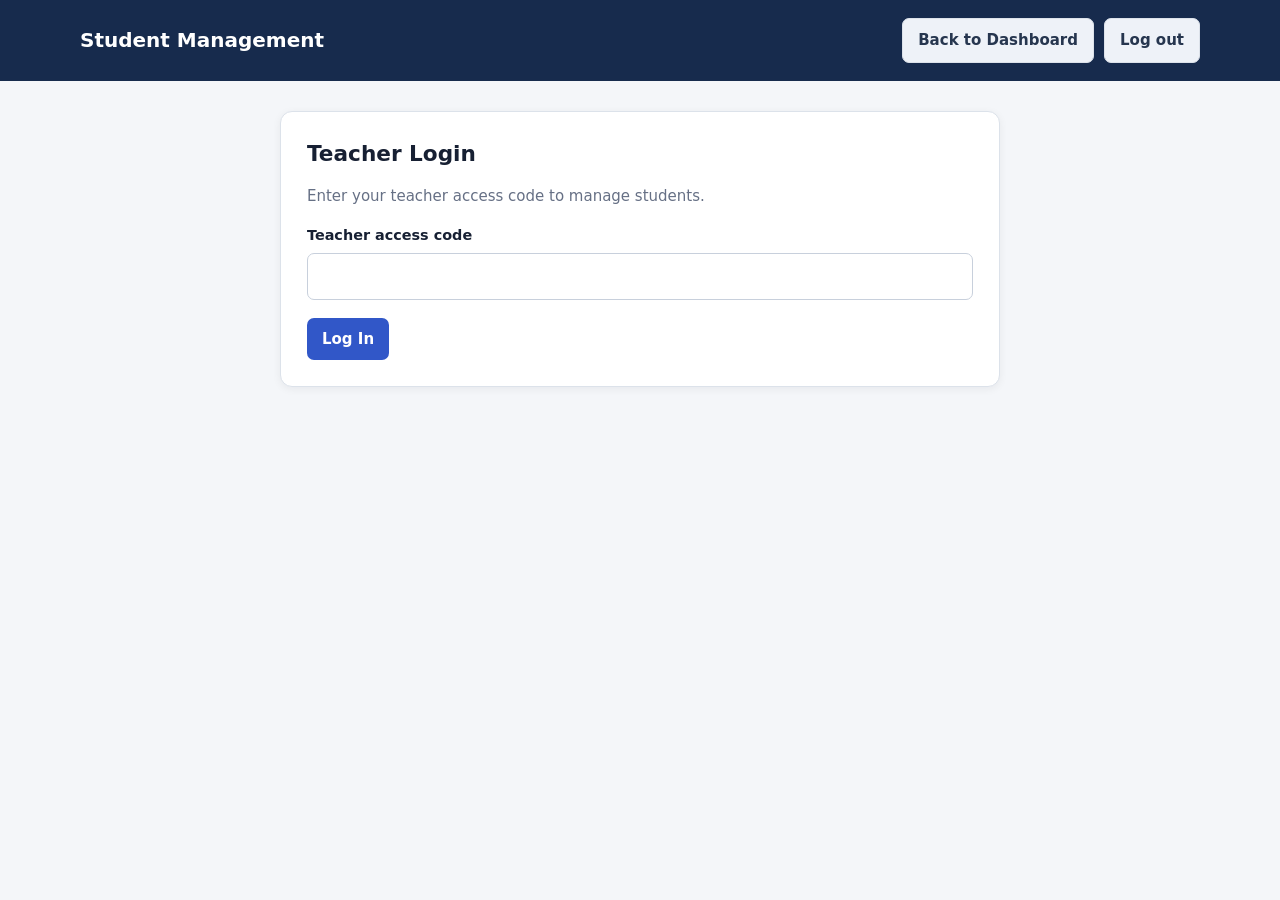
<file: addStudent.html>
<!DOCTYPE html>
<html lang="en">
<head>
  <meta charset="UTF-8">
  <meta name="viewport" content="width=device-width, initial-scale=1.0">
  <title>Add Students</title>

  <link rel="stylesheet" href="style.css">
  <link rel="icon" type="image/x-icon" href="./favicon.ico">
  <link rel="icon" href="./favicon.ico" sizes="any">

  <style>
    :root {
      --bg:#f4f6f9; --surface:#fff; --text:#172033; --muted:#667085;
      --border:#dce2ea; --primary:#3157c8; --primary-dark:#2445a8;
      --danger:#b42318; --success:#067647; --shadow:0 2px 8px rgba(16,24,40,.06);
    }
    * { box-sizing:border-box; }
    body { margin:0; background:var(--bg); color:var(--text);
      font:15px/1.5 system-ui,-apple-system,BlinkMacSystemFont,"Segoe UI",sans-serif; }
    header { background:#172b4d; color:#fff; padding:18px 24px; }
    .header-inner, main { max-width:1120px; margin:0 auto; }
    .header-inner { display:flex; align-items:center; justify-content:space-between; gap:16px; }
    header h1 { font-size:1.25rem; margin:0; }
    .header-subtitle { color:#d6deed; font-size:.9rem; margin-top:2px; }
    .top-actions { display:flex; gap:10px; flex-wrap:wrap; }
    main { padding:30px 20px 50px; }
    .admin-container { max-width:760px; }
    .admin-card { background:var(--surface); border:1px solid var(--border); border-radius:12px;
      padding:26px; margin-bottom:18px; box-shadow:var(--shadow); }
    .admin-card h1 { margin:0 0 10px; font-size:1.35rem; }
    .admin-card h2 { font-size:1.08rem; margin:0 0 10px; }
    .admin-card p { color:var(--muted); }
    label { display:block; font-weight:600; font-size:.9rem; margin-bottom:6px; }
    input { width:100%; border:1px solid #c8d0dc; border-radius:7px; padding:11px 12px;
      margin:0 0 18px; color:var(--text); background:#fff; font:inherit; }
    input:focus { outline:3px solid rgba(49,87,200,.14); border-color:var(--primary); }
    button { border:0; border-radius:7px; padding:10px 15px; font:inherit; font-weight:650;
      cursor:pointer; background:var(--primary); color:#fff; }
    button:hover { background:var(--primary-dark); }
    button:disabled { opacity:.55; cursor:not-allowed; }
    button.secondary { background:#eef2f8; color:#26364f; border:1px solid var(--border); }
    button.secondary:hover { background:#e2e8f2; }
    .message { display:none; margin-top:15px; padding:12px; border-radius:8px; }
    .message.error { display:block; background:#fff1f0; color:#912018; border:1px solid #f2c4c0; }
    .message.success { display:block; background:#ecfdf3; color:#05603a; border:1px solid #a6f4c5; }
    .student-result { display:none; margin-top:20px; padding:20px; background:#ecfdf3;
      border:1px solid #a6f4c5; border-radius:8px; }
    .access-code { font-size:28px; font-weight:750; letter-spacing:4px; margin:10px 0; }
    .result-row { margin:10px 0; }
    .student-list-section {      margin-top: 28px;      border-top: 1px solid #ddd;      padding-top: 22px;    }
    .student-list {      display: grid;      gap: 10px;      margin-top: 15px;    }
    .student-row {      display: flex;      align-items: center;      justify-content: space-between;     gap: 14px;     padding: 12px 14px;      border: 1px solid var(--border, #ddd);    border-radius: 8px;      background: var(--card-bg, #fff);    }
    .student-row-main {      min-width: 0;   }
    .student-row-name {      font-weight: 650;      overflow-wrap: anywhere;    }
    .student-row-meta {      margin-top: 4px;      color: #667085;      font-size: 13px;    }
    .remove-student-btn {      flex: 0 0 auto;      background: #fff;      color: #a12626;      border: 1px solid #d7a0a0;      border-radius: 6px;     padding: 8px 12px !important;    }
    .remove-student-btn:hover {      background: #fff1f1;    }
    .list-empty, .list-loading {      color: #667085;      padding: 12px 0; }
    @media (max-width: 520px) {
      .student-row {        align-items: flex-start;      }     
      .remove-student-btn {       padding: 7px 9px !important;      }    
    }
    .hidden { display:none !important; }
    .section-divider { margin-top:26px; border-top:1px solid var(--border); padding-top:20px; }
    .section-divider p { margin-top:6px; }
    #reset-all-btn { background:#b42318 !important; color:#fff; }
    #reset-all-btn:hover { background:#912018 !important; }
    #print-area { display:none !important; }
    @media(max-width:700px) {
      .header-inner { align-items:flex-start; flex-direction:column; }
      main { padding:22px 16px 40px; }
      .admin-card { padding:20px; }
    }
    @media print {
      @page { size:letter portrait; margin:.35in; }
      body * { visibility:hidden !important; }
      #print-area, #print-area * { visibility:visible !important; }
      #print-area { display:grid !important; position:absolute; top:0; left:0; width:100%;
        grid-template-columns:repeat(2,1fr); grid-auto-rows:2.35in; gap:.15in; box-sizing:border-box; }
      .access-card { display:flex; flex-direction:column; justify-content:center; align-items:center;
        text-align:center; border:1.5px dashed #555; padding:.15in; box-sizing:border-box;
        height:2.35in; break-inside:avoid; page-break-inside:avoid; color:#000; font-family:Arial,sans-serif; }
      .access-card h2 { font-size:15pt; margin:0 0 12pt; }
      .access-card .card-label { font-size:9pt; margin-bottom:5pt; }
      .access-card .card-code { font-size:27pt; font-weight:bold; letter-spacing:4pt; margin:5pt 0 12pt; }
      .access-card .card-instructions { font-size:9pt; margin:0; }
    }
  </style>
</head>

<body>

  <header>
    <div class="header-inner">
      <div>
        <h1>Student Management</h1>
      </div>
      <div class="top-actions">
        <button class="secondary" id="back-btn" type="button" onclick="window.location.href='teacher-dashboard.html'">Back to Dashboard</button>
        <button class="secondary" id="logout-btn" type="button">Log out</button>
      </div>
    </div>
  </header>

  <main class="admin-container">

    <!-- Login -->
    <section id="login-screen" class="admin-card">
      <h1>Teacher Login</h1>
      <p>Enter your teacher access code to manage students.</p>

      <form id="login-form">
        <label for="teacher-code">Teacher access code</label>
        <input
          type="password"
          id="teacher-code"
          required
          autocomplete="current-password"
        >

        <button type="submit" id="login-btn">
          Log In
        </button>
      </form>

      <div id="login-message" class="message"></div>
    </section>


    <!-- Add Students -->
    <section id="admin-screen" class="admin-card hidden">

      <h1>Add Students</h1>

      <p>
        Enter a student's name to generate their unique
        seven-character access code.
      </p>

      <form id="student-form">
        <label for="student-name">Student name</label>

        <input
          type="text"
          id="student-name"
          placeholder="e.g. Alex Smith"
          required
        >

        <button type="submit" id="add-btn">
          Add Student
        </button>
      </form>

      <div id="add-message" class="message"></div>

      <div class="student-list-section">
        <h2>Students in This Class</h2>
        <p>Names and access codes for students registered in this class.</p>
        <div id="student-list-message" class="list-loading">Loading students...</div>
        <div id="student-list" class="student-list"></div>
      </div>

      <div id="student-result" class="student-result">
        <h2>Student Added!</h2>

        <div class="result-row">
          <strong>Name:</strong>
          <span id="result-name"></span>
        </div>

        <div class="result-row">
          <strong>Access code:</strong>
          <div id="result-code" class="access-code"></div>
        </div>

        <div class="result-row">
          <strong>Starting question:</strong>
          <span id="result-question"></span>
        </div>

        <button type="button" id="copy-code-btn">
          Copy Access Code
        </button>
      </div>
      
      <div class="section-divider">
        <h2>Student Access Cards</h2>
        <p>Print a set of individual access cards for your class.</p>
      
        <button type="button" id="print-cards-btn">
          Print All Student Cards
        </button>
      </div>
      <div class="section-divider">
        <h2>Reset All Students</h2>
      
        <p>
          Reset the assessment for every student. This will generate new access
          codes, return everyone to the first question, and archive all existing
          submissions.
        </p>
      
        <p style="color: #9b1c1c; font-weight: bold;">
          Warning: Students currently working will lose their current sessions.
          Make sure everyone has finished before proceeding.
        </p>
      
        <button
          type="button"
          id="reset-all-btn"
          style="background: #9b1c1c; color: white; border: none; border-radius: 6px;"
        >
          Reset All Students
        </button>
      </div>
    </section>

  </main>

  <script src="config.js"></script>

  <script>
    let teacherToken = null;
    let lastAccessCode = "";

    const $ = id => document.getElementById(id);


    // Send requests to the existing Apps Script backend.
    async function apiRequest(data) {
      const response = await fetch(API_URL, {
        method: "POST",
        body: JSON.stringify(data)
      });

      const result = await response.json();

      if (!result.ok) {
        throw new Error(result.error || "Something went wrong.");
      }

      return result;
    }


    function showMessage(elementId, message, type) {
      const element = $(elementId);

      element.textContent = message;
      element.className = "message " + type;
    }


    // Teacher login
    $("login-form").addEventListener("submit", async event => {
      event.preventDefault();

      const button = $("login-btn");
      button.disabled = true;
      button.textContent = "Logging in...";

      try {
        const code = $("teacher-code").value.trim();

        const result = await apiRequest({
          action: "login",
          code: code
        });

        if (result.role !== "teacher") {
          throw new Error("Teacher access required.");
        }

        teacherToken = result.teacherToken;
        localStorage.setItem("assessmentTeacherToken", teacherToken);

        $("login-screen").classList.add("hidden");
        $("admin-screen").classList.remove("hidden");
        await loadStudentList();
        $("student-name").focus();

      } catch (error) {
        showMessage("login-message", error.message, "error");

      } finally {
        button.disabled = false;
        button.textContent = "Log In";
      }
    });


    // Add a student
    $("student-form").addEventListener("submit", async event => {
      event.preventDefault();

      const button = $("add-btn");
      const name = $("student-name").value.trim();

      if (!name) return;

      button.disabled = true;
      button.textContent = "Adding student...";

      $("student-result").style.display = "none";
      $("add-message").className = "message";

      try {
        const result = await apiRequest({
          action: "addStudent",
          teacherToken: teacherToken,
          name: name
        });

        const student = result.student;

        lastAccessCode = student.accessCode;

        $("result-name").textContent = student.name;
        $("result-code").textContent = student.accessCode;
        $("result-question").textContent = student.currentQuestion;

        $("student-result").style.display = "block";

        $("student-name").value = "";
        await loadStudentList();
        $("student-name").focus();

      } catch (error) {
        showMessage("add-message", error.message, "error");

      } finally {
        button.disabled = false;
        button.textContent = "Add Student";
      }
    });

    // Load and display the current class roster.
    async function loadStudentList() {
      const message = $("student-list-message");
      const list = $("student-list");
      message.textContent = "Loading students...";
      message.className = "list-loading";
      list.replaceChildren();

      try {
        const result = await apiRequest({
          action: "listStudents",
          teacherToken: teacherToken
        });

        const students = result.students || [];
        message.textContent = students.length
          ? `${students.length} student${students.length === 1 ? "" : "s"} registered`
          : "No students have been added yet.";
        message.className = students.length ? "student-row-meta" : "list-empty";

        students.forEach(student => {
          const row = document.createElement("div");
          row.className = "student-row";

          const main = document.createElement("div");
          main.className = "student-row-main";

          const name = document.createElement("div");
          name.className = "student-row-name";
          name.textContent = student.name;

          const accessCode = document.createElement("div");
          accessCode.className = "student-row-meta";
          accessCode.textContent = `Access code: ${student.accessCode}`;

          main.append(name, accessCode);

          const removeButton = document.createElement("button");
          removeButton.type = "button";
          removeButton.className = "remove-student-btn";
          removeButton.textContent = "Remove";
          removeButton.dataset.studentId = student.studentId;
          removeButton.addEventListener("click", () => removeStudent(student));

          row.append(main, removeButton);
          list.appendChild(row);
        });
      } catch (error) {
        message.textContent = error.message;
        message.className = "message error";
      }
    }

    async function removeStudent(student) {
      const confirmed = window.confirm(
        `Remove ${student.name} from this class?\n\n` +
        "They will no longer be able to log in with their access code. " +
        "Their existing submissions and results will be kept. " +
        "If they are currently working, their session will be ended."
      );

      if (!confirmed) return;

      const button = Array.from(document.querySelectorAll(".remove-student-btn"))
        .find(b => b.dataset.studentId === String(student.studentId));
      if (button) {
        button.disabled = true;
        button.textContent = "Removing...";
      }

      try {
        await apiRequest({
          action: "removeStudent",
          teacherToken: teacherToken,
          studentId: student.studentId
        });

        showMessage("add-message", `${student.name} was removed. Their submissions and results were retained.`, "success");
        await loadStudentList();
      } catch (error) {
        showMessage("add-message", error.message, "error");
        if (button) {
          button.disabled = false;
          button.textContent = "Remove";
        }
      }
    }

    // Copy the access code
    $("copy-code-btn").addEventListener("click", async () => {
      try {
        await navigator.clipboard.writeText(lastAccessCode);

        $("copy-code-btn").textContent = "Copied!";

        setTimeout(() => {
          $("copy-code-btn").textContent = "Copy Access Code";
        }, 2000);

      } catch (error) {
        showMessage(
          "add-message",
          "Unable to copy automatically. Please copy the code manually.",
          "error"
        );
      }
    });

    // Restore the teacher session from the main dashboard.
    (async function restoreTeacherSession() {
      const savedToken = localStorage.getItem("assessmentTeacherToken");
    
      if (!savedToken) return;
    
      teacherToken = savedToken;
    
      try {
        // Verify that the saved token is still valid.
        await apiRequest({
          action: "listStudents",
          teacherToken: teacherToken
        });
    
        $("login-screen").classList.add("hidden");
        $("admin-screen").classList.remove("hidden");
        await loadStudentList();
      } catch (error) {
        localStorage.removeItem("assessmentTeacherToken");
        teacherToken = null;
        showMessage("login-message", "Your teacher session has expired. Please log in again.", "error");
      }
    })();

    // Log out
    $("logout-btn").addEventListener("click", () => {
      localStorage.removeItem("assessmentTeacherToken");
      teacherToken = null;
    
      window.location.href = "teacher-login.html";
    });

    
    // Print all student access cards
    $("print-cards-btn").addEventListener("click", async () => {
      const button = $("print-cards-btn");
    
      button.disabled = true;
      button.textContent = "Preparing cards...";
    
      try {
        const result = await apiRequest({
          action: "listStudents",
          teacherToken: teacherToken
        });
    
        if (!result.students.length) {
          throw new Error("There are no students to print.");
        }
    
        const printArea = $("print-area");
        printArea.replaceChildren();
    
        result.students.forEach(student => {
          const card = document.createElement("div");
          card.className = "access-card";
    
          const heading = document.createElement("h2");
          heading.textContent = "CS11 Quiz";
    
          const name = document.createElement("div");
          name.className = "card-label";
          name.textContent = student.name;
    
          const codeLabel = document.createElement("div");
          codeLabel.className = "card-label";
          codeLabel.textContent = "YOUR ACCESS CODE";
    
          const code = document.createElement("div");
          code.className = "card-code";
          code.textContent = student.accessCode;
    
          const instructions = document.createElement("p");
          instructions.className = "card-instructions";
          instructions.textContent =
            "Enter this code on the quiz login page.";
    
          card.append(
            heading,
            name,
            codeLabel,
            code,
            instructions
          );
    
          printArea.appendChild(card);
        });
    
        // Temporarily show the cards and open the print dialog.
        printArea.style.display = "grid";
    
        window.print();
    
        // Clear the print area after printing or cancelling.
        window.addEventListener("afterprint", () => {
          printArea.replaceChildren();
          printArea.style.display = "none";
        }, { once: true });
    
      } catch (error) {
        showMessage("add-message", error.message, "error");
    
      } finally {
        button.disabled = false;
        button.textContent = "Print All Student Cards";
      }
    });

    // Reset all students and archive submissions
    $("reset-all-btn").addEventListener("click", async () => {
      const confirmed = window.confirm(
        "Are you sure you want to reset ALL students?\n\n" +
        "This will:\n" +
        "- Generate new access codes for everyone\n" +
        "- Return everyone to the first question\n" +
        "- Log out all currently active students\n" +
        "- Archive the current submissions\n" +
        "- Create a fresh submissions sheet\n\n" +
        "This action cannot be easily undone."
      );
    
      if (!confirmed) return;
    
      const button = $("reset-all-btn");
      button.disabled = true;
      button.textContent = "Resetting students...";
    
      $("add-message").className = "message";
    
      try {
        const result = await apiRequest({
          action: "resetAllStudents",
          teacherToken: teacherToken
        });
    
        showMessage(
          "add-message",
          `Successfully reset ${result.resetCount} students. Previous submissions were archived in "${result.archivedSheet}". You can now print the new access cards.`,
          "success"
        );
    
        $("student-result").style.display = "none";
    
      } catch (error) {
        showMessage("add-message", error.message, "error");
    
      } finally {
        button.disabled = false;
        button.textContent = "Reset All Students";
      }
    });

  </script>

<div id="print-area"></div>
</body>
</html>
</file>
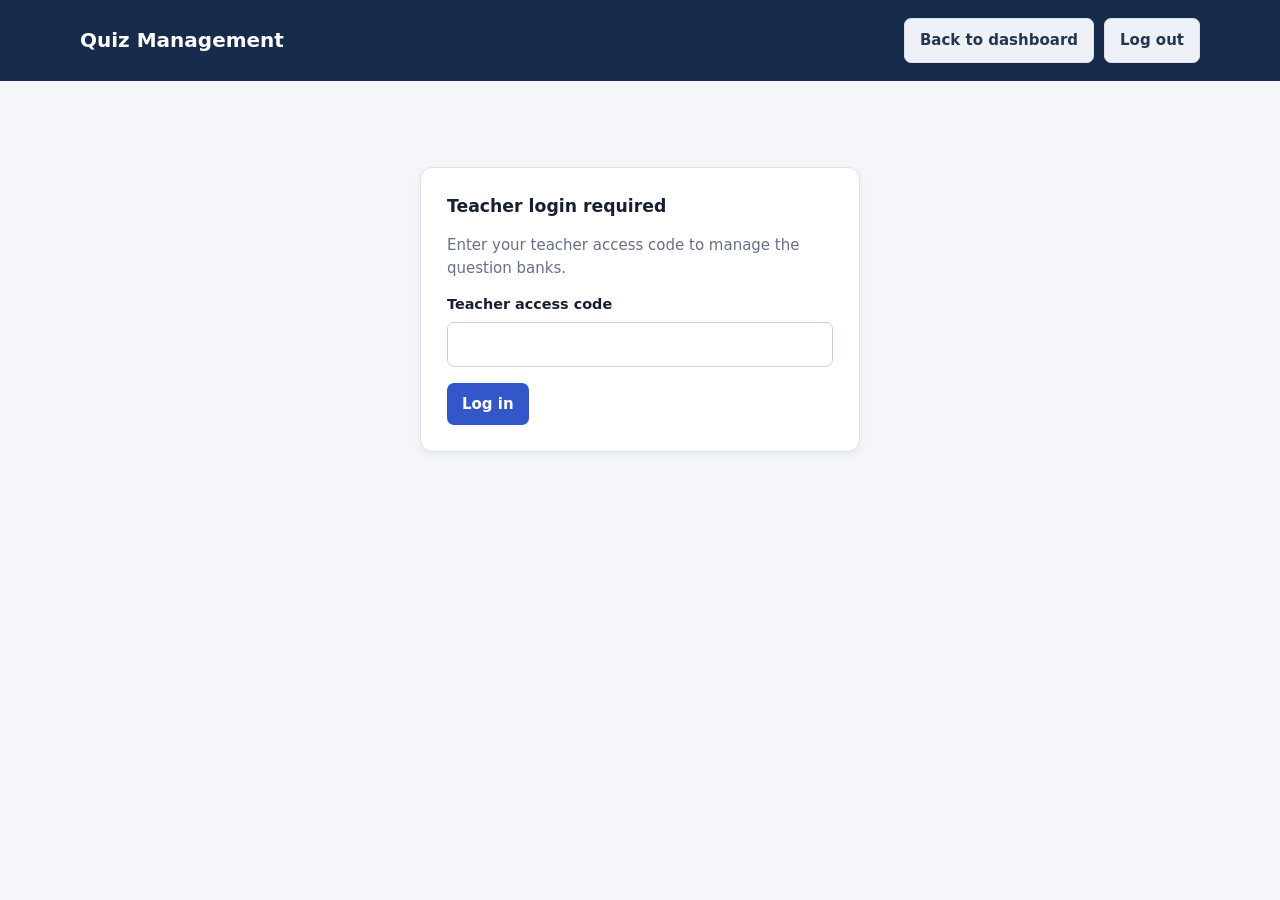
<file: manage-quizzes.html>
<!DOCTYPE html>
<html lang="en">
<head>
  <meta charset="UTF-8">
  <meta name="viewport" content="width=device-width, initial-scale=1.0">
  <title>Manage Quizzes</title>
  <link rel="icon" type="image/x-icon" href="./favicon.ico">
  <link rel="icon" href="./favicon.ico" sizes="any">
  <script src="config.js"></script>
  <style>
    :root {
      --bg: #f4f6f9; --surface: #fff; --text: #172033; --muted: #667085;
      --border: #dce2ea; --primary: #3157c8; --primary-dark: #2445a8;
      --danger: #b42318; --success: #067647; --warning-bg: #fff7e6;
      --warning-border: #f2cf83; --shadow: 0 2px 8px rgba(16,24,40,.06);
    }
    * { box-sizing: border-box; }
    body { margin: 0; background: var(--bg); color: var(--text);
      font: 15px/1.5 system-ui, -apple-system, BlinkMacSystemFont, "Segoe UI", sans-serif; }
    header { background: #172b4d; color: white; padding: 18px 24px; }
    .header-inner, main { max-width: 1120px; margin: 0 auto; }
    .header-inner { display:flex; align-items:center; justify-content:space-between; gap:16px; }
    h1 { font-size: 1.25rem; margin: 0; }
    .header-subtitle { color:#d6deed; font-size:.9rem; margin-top:2px; }
    main { padding: 26px 20px 50px; }
    .top-actions { display:flex; gap:10px; flex-wrap:wrap; }
    .card { background:var(--surface); border:1px solid var(--border); border-radius:12px;
      padding:22px; margin-bottom:18px; box-shadow:var(--shadow); }
    .card h2 { font-size:1.08rem; margin:0 0 14px; }
    .muted { color:var(--muted); }
    .small { font-size:.88rem; }
    .row { display:flex; align-items:end; gap:14px; flex-wrap:wrap; }
    .field { display:flex; flex-direction:column; gap:6px; min-width:180px; flex:1; }
    label { font-weight:600; font-size:.9rem; }
    input, select, textarea { width:100%; border:1px solid #c8d0dc; border-radius:7px;
      padding:10px 11px; color:var(--text); background:white; font:inherit; }
    textarea { min-height:115px; resize:vertical; }
    input:focus, select:focus, textarea:focus { outline:3px solid rgba(49,87,200,.14); border-color:var(--primary); }
    button { border:0; border-radius:7px; padding:10px 15px; font:inherit; font-weight:650;
      cursor:pointer; background:var(--primary); color:white; }
    button:hover { background:var(--primary-dark); }
    button:disabled { opacity:.55; cursor:not-allowed; }
    button.secondary { background:#eef2f8; color:#26364f; border:1px solid var(--border); }
    button.secondary:hover { background:#e2e8f2; }
    button.danger { background:#fff1f0; color:var(--danger); border:1px solid #f3c4c0; }
    button.danger:hover { background:#ffe3e0; }
    .status { padding:11px 13px; border-radius:8px; margin:0 0 16px; display:none; }
    .status.show { display:block; }
    .status.error { background:#fff1f0; color:#912018; border:1px solid #f2c4c0; }
    .status.success { background:#ecfdf3; color:#05603a; border:1px solid #a6f4c5; }
    .status.info { background:#eff6ff; color:#1849a9; border:1px solid #bfdbfe; }
    .warning { background:var(--warning-bg); border:1px solid var(--warning-border);
      border-radius:8px; padding:12px 14px; margin-top:14px; }
    .quiz-summary { display:flex; align-items:center; gap:12px; flex-wrap:wrap; margin-top:12px; }
    .pill { display:inline-block; padding:3px 9px; border-radius:999px; font-size:.8rem;
      font-weight:700; background:#edf2ff; color:#344da5; }
    .pill.disabled { background:#f2f4f7; color:#667085; }
    .question-list { display:grid; gap:10px; }
    .question { border:1px solid var(--border); border-radius:9px; padding:14px 15px;
      display:flex; justify-content:space-between; gap:18px; align-items:flex-start; }
    .question h3 { font-size:1rem; margin:0 0 4px; }
    .question p { margin:0; color:var(--muted); font-size:.9rem; white-space:pre-wrap; }
    .question-meta { display:flex; align-items:center; gap:7px; margin-bottom:7px; flex-wrap:wrap; }
    .question-actions { display:flex; gap:7px; flex-wrap:wrap; flex-shrink:0; }
    .question-actions button { padding:7px 10px; font-size:.85rem; }
    .empty { text-align:center; padding:28px; color:var(--muted); border:1px dashed var(--border); border-radius:9px; }
    .form-grid { display:grid; grid-template-columns:1fr 1fr; gap:14px; }
    .full { grid-column:1/-1; }
    .form-actions { display:flex; gap:9px; margin-top:16px; flex-wrap:wrap; }
    .hidden { display:none !important; }
    .login-wrap { max-width:440px; margin:60px auto; }
    .login-wrap .card { padding:26px; }
    @media (max-width:700px) {
      .header-inner { align-items:flex-start; flex-direction:column; }
      .question { flex-direction:column; }
      .question-actions { width:100%; }
      .form-grid { grid-template-columns:1fr; }
      .full { grid-column:auto; }
    }
  </style>
</head>
<body>
  <header>
    <div class="header-inner">
      <div>
        <h1>Quiz Management</h1>
      </div>
      <div class="top-actions">
        <button class="secondary" id="back-btn" type="button">Back to dashboard</button>
        <button class="secondary" id="logout-btn" type="button">Log out</button>
      </div>
    </div>
  </header>

  <main>
    <div id="status-message" class="status" role="status" aria-live="polite"></div>

    <section id="login-panel" class="login-wrap hidden">
      <div class="card">
        <h2>Teacher login required</h2>
        <p class="muted">Enter your teacher access code to manage the question banks.</p>
        <form id="login-form">
          <div class="field">
            <label for="teacher-code">Teacher access code</label>
            <input id="teacher-code" type="password" autocomplete="current-password" required>
          </div>
          <div class="form-actions"><button type="submit">Log in</button></div>
        </form>
      </div>
    </section>

    <div id="manager-panel" class="hidden">
      <section class="card">
        <h2>Active question bank</h2>
        <p class="muted">The selected bank is used by every student. Switching banks changes the questions available to the whole class.</p>
        <div class="row">
          <div class="field" style="max-width:260px">
            <label for="quiz-select">Question bank</label>
            <select id="quiz-select">
              <option value="Q1">Quiz 1</option>
              <option value="Q2">Quiz 2</option>
              <option value="Q3">Quiz 3</option>
            </select>
          </div>
          <button id="switch-quiz-btn" type="button">Switch active quiz</button>
          <button id="refresh-btn" class="secondary" type="button">Refresh</button>
        </div>
        <div class="quiz-summary">
          <span>Currently active: <strong id="active-quiz-label">Loading…</strong></span>
          <span id="question-count" class="pill">— questions</span>
        </div>
        <div class="warning">
          <strong>Before switching:</strong> No students can be actively working or waiting for teacher feedback.
          The server will block the switch if any student has either status. Students who have completed the assessment
          or have not started are safe.
        </div>
      </section>

      <section class="card">
        <div class="row" style="justify-content:space-between;align-items:center">
          <div>
            <h2 style="margin-bottom:3px">Questions in this bank</h2>
            <p class="muted small" style="margin:0">Edit question details or disable questions you no longer want students to receive.</p>
          </div>
          <button id="add-question-btn" type="button">＋ Add question</button>
        </div>
        <div id="question-list" class="question-list" style="margin-top:18px">
          <div class="empty">Loading questions…</div>
        </div>
      </section>

      <section id="editor-card" class="card hidden">
        <h2 id="editor-title">Add question</h2>
        <form id="question-form">
          <input type="hidden" id="original-id">
          <div class="form-grid">
            <div class="field">
              <label for="question-id">Question ID</label>
              <input id="question-id" maxlength="40" placeholder="e.g. Q1A" required>
              <span class="muted small">Must be unique within this question bank.</span>
            </div>
            <div class="field">
              <label for="question-type">Question type</label>
              <select id="question-type">
                <option value="code">Python code</option>
                <option value="written">Written response</option>
              </select>
            </div>
            <div class="field full">
              <label for="question-title">Title</label>
              <input id="question-title" required>
            </div>
            <div class="field full">
              <label for="question-text">Question instructions</label>
              <textarea id="question-text" required></textarea>
            </div>
            <div class="field full" id="starter-code-field">
              <label for="starter-code">Starter code</label>
              <textarea id="starter-code" placeholder="# Optional Python starter code"></textarea>
            </div>
            <div class="field full hidden" id="starter-text-field">
              <label for="starter-text">Starter text / response scaffold</label>
              <textarea id="starter-text" placeholder="Optional starter text shown to students"></textarea>
            </div>
            <div class="field full">
              <label for="next-options">Next question options</label>
              <input id="next-options" placeholder="e.g. Q1B, Q1C">
              <span class="muted small">Comma-separated question IDs. Leave blank if there are no next-question options.</span>
            </div>
            <div class="field">
              <label for="question-enabled">Availability</label>
              <select id="question-enabled">
                <option value="true">Enabled</option>
                <option value="false">Disabled</option>
              </select>
            </div>
          </div>
          <div class="form-actions">
            <button type="submit" id="save-question-btn">Save question</button>
            <button type="button" class="secondary" id="cancel-edit-btn">Cancel</button>
          </div>
        </form>
      </section>
    </div>
  </main>

  <script>
    const API = (typeof API_URL !== "undefined") ? API_URL : "";
    const $ = id => document.getElementById(id);
    let teacherToken = localStorage.getItem("assessmentTeacherToken") || "";
    let activeQuiz = "Q1";
    let questions = [];

    function showStatus(message, type = "info") {
      const el = $("status-message");
      el.textContent = message;
      el.className = `status show ${type}`;
      window.scrollTo({ top: 0, behavior: "smooth" });
    }
    function clearStatus() {
      $("status-message").className = "status";
      $("status-message").textContent = "";
    }
    async function api(action, data = {}) {
      if (!API) throw new Error("API_URL was not found. Check that config.js is loaded and contains your Apps Script URL.");
      const response = await fetch(API, {
        method: "POST",
        body: JSON.stringify({ action, ...data })
      });
      const result = await response.json();
      if (!result.ok) throw new Error(result.error || "The request could not be completed.");
      return result;
    }
    function escapeHtml(value) {
      return String(value ?? "").replace(/[&<>"']/g, c => ({
        "&":"&amp;", "<":"&lt;", ">":"&gt;", '"':"&quot;", "'":"&#39;"
      })[c]);
    }
    function showManager() {
      $("login-panel").classList.add("hidden");
      $("manager-panel").classList.remove("hidden");
    }
    function showLogin() {
      $("manager-panel").classList.add("hidden");
      $("login-panel").classList.remove("hidden");
    }
    async function loadManagerData() {
      clearStatus();
      $("question-list").innerHTML = '<div class="empty">Loading questions…</div>';
      try {
        // Backend action to be added to Code.gs:
        // returns { ok:true, activeQuiz:"Q1", questions:[{id,type,title,text,starterCode,starterText,enabled,nextOptions}] }
        const result = await api("quizManagerData", { teacherToken });
        activeQuiz = result.activeQuiz || "Q1";
        questions = result.questions || [];
        $("quiz-select").value = activeQuiz;
        $("active-quiz-label").textContent = activeQuiz;
        $("question-count").textContent = `${questions.length} question${questions.length === 1 ? "" : "s"}`;
        renderQuestions();
      } catch (err) {
        $("question-list").innerHTML = '<div class="empty">Could not load questions.</div>';
        showStatus(err.message, "error");
        if (/teacher session expired|teacher authorization/i.test(err.message)) {
          localStorage.removeItem("assessmentTeacherToken");
          teacherToken = "";
          showLogin();
        }
      }
    }
    function renderQuestions() {
      if (!questions.length) {
        $("question-list").innerHTML = '<div class="empty">There are no questions in this bank yet. Use “Add question” to create the first one.</div>';
        return;
      }
      $("question-list").innerHTML = questions.map(q => {
        const enabled = String(q.enabled).toLowerCase() !== "false";
        const type = String(q.type || "code").toLowerCase() === "written" ? "Written" : "Python";
        return `<article class="question">
          <div style="min-width:0;flex:1">
            <div class="question-meta">
              <span class="pill">${escapeHtml(q.id)}</span>
              <span class="pill">${type}</span>
              <span class="pill ${enabled ? "" : "disabled"}">${enabled ? "Enabled" : "Disabled"}</span>
            </div>
            <h3>${escapeHtml(q.title || "(Untitled question)")}</h3>
            <p>${escapeHtml(q.text || "")}</p>
            ${q.nextOptions ? `<p class="small" style="margin-top:7px">Next: ${escapeHtml(q.nextOptions)}</p>` : ""}
          </div>
          <div class="question-actions">
            <button class="secondary" type="button" data-edit="${escapeHtml(q.id)}">Edit</button>
            <button class="${enabled ? "danger" : "secondary"}" type="button"
              data-toggle="${escapeHtml(q.id)}" data-enabled="${enabled}">
              ${enabled ? "Disable" : "Enable"}
            </button>
          </div>
        </article>`;
      }).join("");
      $("question-list").querySelectorAll("[data-edit]").forEach(btn =>
        btn.addEventListener("click", () => editQuestion(btn.dataset.edit)));
      $("question-list").querySelectorAll("[data-toggle]").forEach(btn =>
        btn.addEventListener("click", () => toggleQuestion(btn.dataset.toggle, btn.dataset.enabled === "true")));
    }
    function resetEditor() {
      $("question-form").reset();
      $("original-id").value = "";
      $("editor-title").textContent = "Add question";
      $("question-id").disabled = false;
      $("editor-card").classList.add("hidden");
      updateStarterFields();
    }
    function updateStarterFields() {
      const written = $("question-type").value === "written";
      $("starter-code-field").classList.toggle("hidden", written);
      $("starter-text-field").classList.toggle("hidden", !written);
    }
    function editQuestion(id) {
      const q = questions.find(item => String(item.id) === String(id));
      if (!q) return;
      $("editor-title").textContent = `Edit question ${q.id}`;
      $("original-id").value = q.id;
      $("question-id").value = q.id;
      $("question-id").disabled = true;
      $("question-type").value = String(q.type || "code").toLowerCase() === "written" ? "written" : "code";
      $("question-title").value = q.title || "";
      $("question-text").value = q.text || "";
      $("starter-code").value = q.starterCode || "";
      $("starter-text").value = q.starterText || "";
      $("next-options").value = q.nextOptions || "";
      $("question-enabled").value = String(q.enabled).toLowerCase() === "false" ? "false" : "true";
      updateStarterFields();
      $("editor-card").classList.remove("hidden");
      $("editor-card").scrollIntoView({ behavior: "smooth", block: "start" });
    }
    async function toggleQuestion(id, currentlyEnabled) {
      const action = currentlyEnabled ? "disable" : "enable";
      if (!confirm(`${action[0].toUpperCase() + action.slice(1)} question ${id}?`)) return;
      try {
        await api("setQuestionEnabled", { teacherToken, quizId: activeQuiz, questionId: id, enabled: !currentlyEnabled });
        showStatus(`Question ${id} ${action}d.`, "success");
        await loadManagerData();
      } catch (err) { showStatus(err.message, "error"); }
    }

    $("login-form").addEventListener("submit", async event => {
      event.preventDefault();
      try {
        const result = await api("login", { code: $("teacher-code").value.trim() });
        if (result.role !== "teacher" || !result.teacherToken) throw new Error("That code does not have teacher access.");
        teacherToken = result.teacherToken;
        localStorage.setItem("assessmentTeacherToken", teacherToken);
        showManager();
        await loadManagerData();
      } catch (err) { showStatus(err.message, "error"); }
    });
    $("switch-quiz-btn").addEventListener("click", async () => {
      const selected = $("quiz-select").value;
      if (selected === activeQuiz) return showStatus(`${activeQuiz} is already the active question bank.`, "info");
      const confirmed = confirm(`Switch the active question bank for EVERY student from ${activeQuiz} to ${selected}?\n\nThis should only be done when no students are working or waiting for feedback. The server will block the switch if anyone is in either state.`);
      if (!confirmed) return;
      $("switch-quiz-btn").disabled = true;
      try {
        // Backend action must check student statuses and update Settings.activeQuiz atomically.
        await api("switchActiveQuiz", { teacherToken, quizId: selected });
        showStatus(`The active question bank is now ${selected}.`, "success");
        resetEditor();
        await loadManagerData();
      } catch (err) {
        showStatus(err.message, "error");
        $("quiz-select").value = activeQuiz;
      } finally { $("switch-quiz-btn").disabled = false; }
    });
    $("refresh-btn").addEventListener("click", loadManagerData);
    $("add-question-btn").addEventListener("click", () => {
      resetEditor();
      $("editor-card").classList.remove("hidden");
      $("editor-card").scrollIntoView({ behavior: "smooth", block: "start" });
    });
    $("cancel-edit-btn").addEventListener("click", resetEditor);
    $("question-type").addEventListener("change", updateStarterFields);
    $("question-form").addEventListener("submit", async event => {
      event.preventDefault();
      const question = {
        id: $("question-id").value.trim(),
        type: $("question-type").value,
        title: $("question-title").value.trim(),
        text: $("question-text").value.trim(),
        starterCode: $("starter-code").value,
        starterText: $("starter-text").value,
        nextOptions: $("next-options").value.trim(),
        enabled: $("question-enabled").value === "true"
      };
      if (!question.id || !question.title || !question.text) return showStatus("Please complete the question ID, title, and instructions.", "error");
      const originalId = $("original-id").value;
      try {
        // Backend action validates IDs and nextOptions, then creates or updates the row.
        await api("saveQuestion", { teacherToken, quizId: activeQuiz, question, originalId });
        showStatus(`Question ${question.id} saved.`, "success");
        resetEditor();
        await loadManagerData();
      } catch (err) { showStatus(err.message, "error"); }
    });
    $("logout-btn").addEventListener("click", () => {
      localStorage.removeItem("assessmentTeacherToken");
      teacherToken = "";
      showLogin();
      showStatus("You have been logged out.", "info");
    });
    $("back-btn").addEventListener("click", () => { window.location.href = "teacher-dashboard.html"; });

    if (teacherToken) {
      showManager();
      loadManagerData();
    } else {
      showLogin();
    }
  </script>
</body>
</html>
</file>
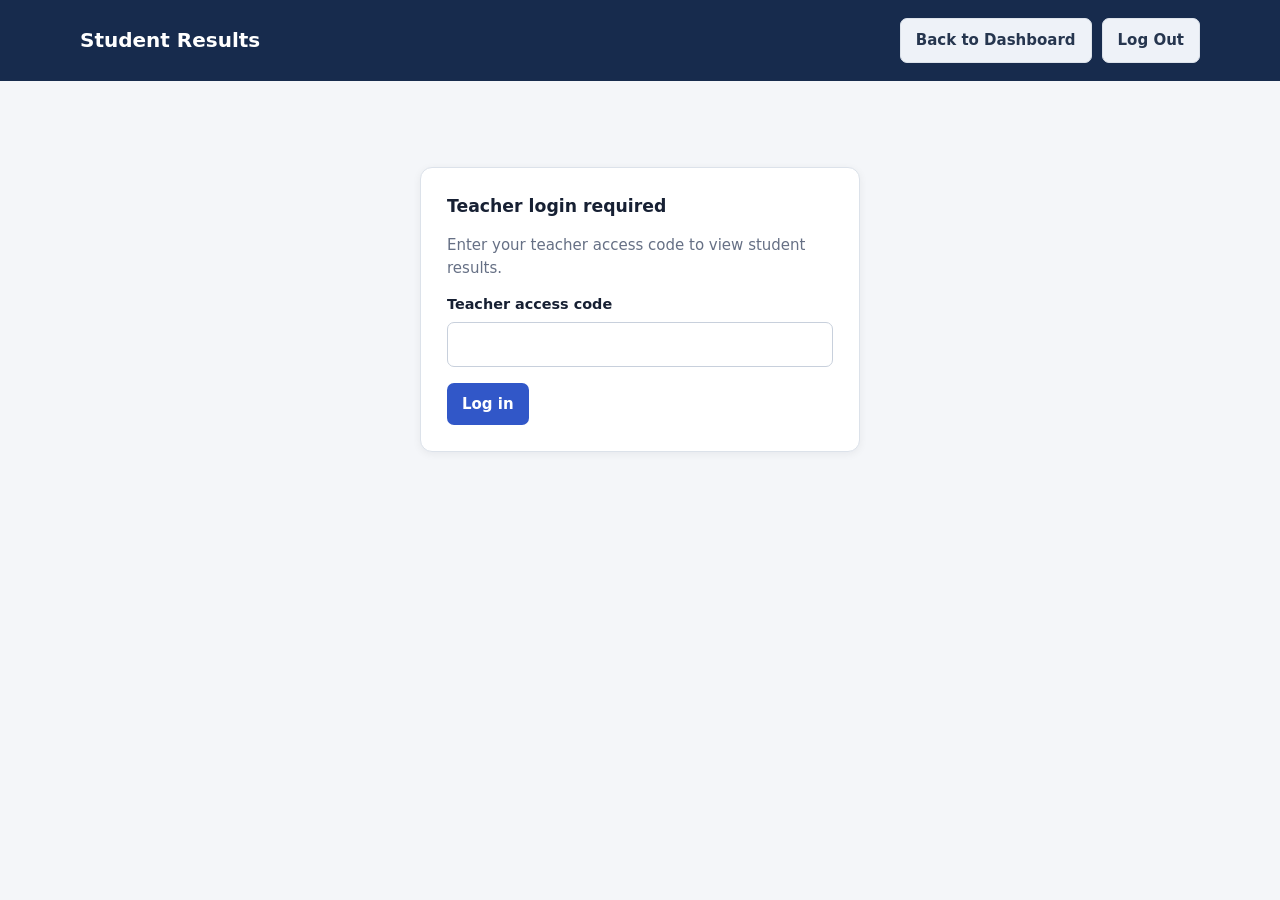
<file: student-results.html>
<!DOCTYPE html>
<html lang="en">
<head>
  <meta charset="UTF-8">
  <meta name="viewport" content="width=device-width, initial-scale=1.0">
  <title>Student Results</title>
  <link rel="icon" href="./favicon.ico" sizes="any">
  <script src="config.js"></script>
  <style>
    :root { --bg:#f4f6f9; --surface:#fff; --text:#172033; --muted:#667085; --border:#dce2ea; --primary:#3157c8; --primary-dark:#2445a8; --danger:#b42318; --shadow:0 2px 8px rgba(16,24,40,.06); }
    * { box-sizing:border-box; }
    body { margin:0; background:var(--bg); color:var(--text); font:15px/1.5 system-ui,-apple-system,BlinkMacSystemFont,"Segoe UI",sans-serif; }
    header { background:#172b4d; color:white; padding:18px 24px; }
    .header-inner, main { max-width:1120px; margin:0 auto; }
    .header-inner { display:flex; align-items:center; justify-content:space-between; gap:16px; }
    h1 { font-size:1.25rem; margin:0; } .header-subtitle { color:#d6deed; font-size:.9rem; margin-top:2px; }
    main { padding:26px 20px 50px; } .top-actions { display:flex; gap:10px; flex-wrap:wrap; }
    .card { background:var(--surface); border:1px solid var(--border); border-radius:12px; padding:22px; margin-bottom:18px; box-shadow:var(--shadow); }
    .card h2 { font-size:1.08rem; margin:0 0 14px; } .muted { color:var(--muted); } .small { font-size:.88rem; }
    button, select, input { font:inherit; } button { border:0; border-radius:7px; padding:10px 15px; font-weight:650; cursor:pointer; background:var(--primary); color:white; }
    button:hover { background:var(--primary-dark); } button:disabled { opacity:.55; cursor:not-allowed; }
    button.secondary { background:#eef2f8; color:#26364f; border:1px solid var(--border); } button.secondary:hover { background:#e2e8f2; }
    input, select { width:100%; border:1px solid #c8d0dc; border-radius:7px; padding:10px 11px; color:var(--text); background:white; }
    input:focus, select:focus { outline:3px solid rgba(49,87,200,.14); border-color:var(--primary); }
    .status { padding:11px 13px; border-radius:8px; margin:0 0 16px; display:none; } .status.show { display:block; }
    .status.error { background:#fff1f0; color:#912018; border:1px solid #f2c4c0; } .status.success { background:#ecfdf3; color:#05603a; border:1px solid #a6f4c5; } .status.info { background:#eff6ff; color:#1849a9; border:1px solid #bfdbfe; }
    .hidden { display:none !important; } .login-wrap { max-width:440px; margin:60px auto; } .login-wrap .card { padding:26px; }
    .toolbar { display:flex; align-items:end; gap:14px; flex-wrap:wrap; } .field { display:flex; flex-direction:column; gap:6px; min-width:180px; flex:1; } label { font-size:.9rem; font-weight:650; }
    .table-wrap { overflow-x:auto; } table { width:100%; border-collapse:collapse; min-width:620px; } th,td { padding:12px 13px; border-bottom:1px solid var(--border); text-align:left; vertical-align:middle; } th { color:#475467; font-size:.83rem; background:#f8fafc; }
    tbody tr:hover { background:#f8faff; } .student-link { border:0; background:none; color:var(--primary); padding:0; font-weight:700; text-align:left; cursor:pointer; } .student-link:hover { text-decoration:underline; background:none; }
    .grade-pill { display:inline-block; border-radius:7px; padding:5px 10px; font-size:.85rem; font-weight:750; border:1px solid rgba(0,0,0,.08); white-space:nowrap; }
    .grade-NY { background:#7f1d1d; color:#fff; } .grade-E { background:#f4b6b6; color:#651b1b; } .grade-D { background:#fbd3a4; color:#713b08; } .grade-P { background:#c9e8ce; color:#174b27; } .grade-PH { background:#4d965d; color:#fff; } .grade-EX { background:#e4d5f5; color:#49236f; } .grade-EXH { background:#70439a; color:#fff; }
    .empty { text-align:center; padding:28px; color:var(--muted); border:1px dashed var(--border); border-radius:9px; }
    .detail-heading { display:flex; align-items:flex-start; justify-content:space-between; gap:14px; flex-wrap:wrap; }
    .question-card { border:1px solid var(--border); border-left:5px solid var(--border); border-radius:10px; padding:17px; margin-top:13px; }
    /* Question category colours: P = green, D = orange, X = purple. */
    .question-card.question-P { border-left-color:#269653; background:#f1faf3; }
    .question-card.question-D { border-left-color:#d97706; background:#fff8ed; }
    .question-card.question-X { border-left-color:#8752b5; background:#f8f3fc; }
    /* Correctness colours: NC = red, C = orange, P = green. */
    .correctness-NC { background:#fff0ef !important; border-color:#d92d20 !important; color:#912018 !important; }
    .correctness-C { background:#fff5e8 !important; border-color:#e58a16 !important; color:#854d0e !important; }
    .correctness-P { background:#ecfdf3 !important; border-color:#269653 !important; color:#17633a !important; }
    .correctness-unmarked { background:#f8fafc !important; border-color:var(--border) !important; color:var(--muted) !important; }
    .correctness-pill { min-width:76px; text-align:center; }
    .correctness-select { font-weight:650; }
    .question-top { display:flex; justify-content:space-between; gap:12px; align-items:flex-start; flex-wrap:wrap; } .question-title { font-weight:750; margin:0; } .meta { color:var(--muted); font-size:.85rem; }
    pre { background:#101828; color:#e6edf7; border-radius:8px; padding:14px; overflow:auto; white-space:pre-wrap; overflow-wrap:anywhere; font:13px/1.55 ui-monospace,SFMono-Regular,Consolas,monospace; margin:12px 0; }
    .submission-text { white-space:pre-wrap; background:#f8fafc; border:1px solid var(--border); border-radius:8px; padding:13px; margin-top:12px; overflow-wrap:anywhere; }
    .marking-row { display:flex; align-items:end; gap:12px; flex-wrap:wrap; margin-top:12px; } .marking-row .field { max-width:240px; }
    .final-grade { display:flex; align-items:end; gap:14px; flex-wrap:wrap; } .final-grade .field { max-width:340px; }
    .hint { background:#eff6ff; color:#1849a9; border:1px solid #bfdbfe; border-radius:8px; padding:11px 13px; margin-bottom:14px; }
    @media(max-width:700px) { .header-inner { align-items:flex-start; flex-direction:column; } .card { padding:17px; } }
  </style>
</head>
<body>
<header><div class="header-inner"><div><h1>Student Results</h1></div><div class="top-actions"><button class="secondary" id="back-btn" type="button">Back to Dashboard</button><button class="secondary" id="logout-btn" type="button">Log Out</button></div></div></header>
<main>
  <div id="status-message" class="status" role="status" aria-live="polite"></div>
  <section id="login-panel" class="login-wrap hidden"><div class="card"><h2>Teacher login required</h2><p class="muted">Enter your teacher access code to view student results.</p><form id="login-form"><div class="field"><label for="teacher-code">Teacher access code</label><input id="teacher-code" type="password" autocomplete="current-password" required></div><div style="margin-top:16px"><button type="submit">Log in</button></div></form></div></section>
  <div id="results-panel" class="hidden">
    <section id="overview-panel" class="card">
      <h2>Quiz results overview</h2><p class="muted small">Each student appears once for each quiz they have submitted. Select a student's quiz to review their questions and assign marks.</p>
      <div class="toolbar" style="margin:16px 0"><div class="field"><label for="search-input">Search students</label><input id="search-input" type="search" placeholder="Search by student name"></div><div class="field" style="max-width:220px"><label for="quiz-filter">Quiz</label><select id="quiz-filter"><option value="all">All quizzes</option><option value="Q1">Q1</option><option value="Q2">Q2</option><option value="Q3">Q3</option></select></div><button class="secondary" id="refresh-btn" type="button">Refresh</button></div>
      <div id="results-table" class="table-wrap"><div class="empty">Loading results…</div></div>
    </section>
    <section id="detail-panel" class="card hidden">
      <div class="detail-heading"><div><h2 id="detail-name" style="margin-bottom:3px">Student</h2><p id="detail-subtitle" class="muted small" style="margin:0">Quiz submissions</p></div><button class="secondary" id="back-results-btn" type="button">← Back to results</button></div>
      <div id="question-list" style="margin-top:16px"></div>
      <div class="card" style="margin:18px 0 0;box-shadow:none;background:#fbfcfe">
        <h2>Final proficiency</h2><p class="muted small">Assign one overall proficiency mark for this student's work on this quiz.</p>
        <div class="final-grade"><div class="field"><label for="proficiency-select">Proficiency mark</label><select id="proficiency-select"><option value="">Not assigned</option><option value="Not Yet Emerging">Not Yet Emerging</option><option value="Emerging">Emerging</option><option value="Developing">Developing</option><option value="Proficient">Proficient</option><option value="Proficient High">Proficient High</option><option value="Extending">Extending</option><option value="Extending High">Extending High</option></select></div><button id="save-proficiency-btn" type="button">Save proficiency</button><span id="saved-label" class="muted small"></span></div>
      </div>
    </section>
  </div>
</main>
<script>
(() => {
  const API = (typeof API_URL !== "undefined") ? API_URL : "";
  const $ = id => document.getElementById(id);
  let teacherToken = localStorage.getItem("assessmentTeacherToken") || "";
  let currentStudentId = "";
  let currentQuizId = "";
  let overviewRows = [];
  const grades = ["Not Yet Emerging","Emerging","Developing","Proficient","Proficient High","Extending","Extending High"];
  function esc(v) { return String(v ?? "").replace(/[&<>"']/g,c=>({"&":"&amp;","<":"&lt;",">":"&gt;",'"':"&quot;","'":"&#39;"}[c])); }
  function showStatus(msg,type="info") { const el=$("status-message"); el.textContent=msg; el.className=`status show ${type}`; window.scrollTo({top:0,behavior:"smooth"}); }
  function clearStatus(){ $("status-message").className="status"; $("status-message").textContent=""; }
  async function api(action,data={}) { if(!API) throw new Error("API_URL is missing from config.js."); const r=await fetch(API,{method:"POST",body:JSON.stringify({action,...data})}); const x=await r.json(); if(!x.ok) throw new Error(x.error||"Request failed."); return x; }
  function gradeClass(g){ return ({"Not Yet Emerging":"grade-NY","Emerging":"grade-E","Developing":"grade-D","Proficient":"grade-P","Proficient High":"grade-PH","Extending":"grade-EX","Extending High":"grade-EXH"})[g]||""; }
  function questionClass(questionId){
    const id=String(questionId||"").toUpperCase();
    if(id.includes("P")) return "question-P";
    if(id.includes("D")) return "question-D";
    if(id.includes("X")) return "question-X";
    return "";
  }
  function correctnessClass(value){
    return ({NC:"correctness-NC",C:"correctness-C",P:"correctness-P"})[String(value||"").toUpperCase()]||"correctness-unmarked";
  }
  function updateCorrectnessAppearance(index, value){
    const select=$("correctness-"+index);
    const badge=$("correctness-badge-"+index);
    if(select) select.className="correctness-select "+correctnessClass(value);
    if(badge){
      badge.className="grade-pill correctness-pill "+correctnessClass(value);
      badge.textContent=value||"Not marked";
    }
  }
  function showLogin(){ $("results-panel").classList.add("hidden"); $("login-panel").classList.remove("hidden"); }
  function showResults(){ $("login-panel").classList.add("hidden"); $("results-panel").classList.remove("hidden"); }
  async function loadOverview(){ clearStatus(); $("results-table").innerHTML='<div class="empty">Loading results…</div>'; const r=await api("studentResultsOverview",{teacherToken}); overviewRows=r.results||[]; renderOverview(); }
  function renderOverview(){ const search=$("search-input").value.trim().toLowerCase(), filter=$("quiz-filter").value; const rows=overviewRows.filter(r=>(filter==="all"||r.quizID===filter)&&String(r.studentName).toLowerCase().includes(search)); if(!rows.length){ $("results-table").innerHTML='<div class="empty">No quiz submissions found for these filters.</div>'; return; }
    let html='<table><thead><tr><th>Student</th><th>Quiz</th><th>Questions submitted</th><th>Proficiency</th><th></th></tr></thead><tbody>';
    rows.forEach(r=>{ const pill=r.proficiency?`<span class="grade-pill ${gradeClass(r.proficiency)}">${esc(r.proficiency)}</span>`:'<span class="muted">Not assigned</span>'; html+=`<tr><td><button class="student-link" data-student="${esc(r.studentId)}" data-quiz="${esc(r.quizID)}">${esc(r.studentName)}</button></td><td><strong>${esc(r.quizID)}</strong></td><td>${Number(r.questionCount)||0}</td><td>${pill}</td><td><button class="secondary" data-student="${esc(r.studentId)}" data-quiz="${esc(r.quizID)}">View</button></td></tr>`; }); html+='</tbody></table>'; $("results-table").innerHTML=html;
    $("results-table").querySelectorAll("[data-student]").forEach(b=>b.addEventListener("click",()=>loadDetail(b.dataset.student,b.dataset.quiz)));
  }
  async function loadDetail(studentId,quizID){ try { clearStatus(); currentStudentId=studentId; currentQuizId=quizID; $("overview-panel").classList.add("hidden"); $("detail-panel").classList.remove("hidden"); $("question-list").innerHTML='<div class="empty">Loading submissions…</div>'; const r=await api("studentResultDetail",{teacherToken,studentId,quizID}); $("detail-name").textContent=r.studentName; $("detail-subtitle").textContent=`${quizID} · ${r.submissions.length} submitted question(s)`; $("proficiency-select").value=r.proficiency||""; $("saved-label").textContent=r.proficiency?"Saved":"Not yet assigned"; renderQuestions(r.submissions||[]); window.scrollTo({top:0,behavior:"smooth"}); } catch(e){ showStatus(e.message,"error"); } }
  function renderQuestions(subs){ if(!subs.length){ $("question-list").innerHTML='<div class="empty">No submissions were found for this quiz.</div>'; return; }
    $("question-list").innerHTML=subs.map((s,i)=>{ const response=String(s.response??""); const isCode=s.type!=="written"; const selector=`<div class="field"><label for="correctness-${i}">Question completion</label><select id="correctness-${i}" class="correctness-select ${correctnessClass(s.correctness)}" data-row="${s.row}" data-sheet="${esc(s.sheetName||'Submissions')}"><option value="">Not marked</option><option value="NC" ${s.correctness==="NC"?"selected":""}>NC — Not close</option><option value="C" ${s.correctness==="C"?"selected":""}>C — Close</option><option value="P" ${s.correctness==="P"?"selected":""}>P — Perfect</option></select></div>`; return `<article class="question-card ${questionClass(s.questionId)}"><div class="question-top"><div><p class="question-title">${i+1}. ${esc(s.title||s.questionId)}</p><div class="meta">Question ID: ${esc(s.questionId)} · ${esc(s.timestamp||"")}</div></div><span id="correctness-badge-${i}" class="grade-pill correctness-pill ${correctnessClass(s.correctness)}">${esc(s.correctness||"Not marked")}</span></div>${isCode?`<pre>${esc(response)}</pre>`:`<div class="submission-text">${esc(response)}</div>`}<div class="marking-row">${selector}<span class="muted small" id="correctness-status-${i}"></span></div></article>`; }).join("");
    $("question-list").querySelectorAll("select[data-row]").forEach((sel,index)=>sel.addEventListener("change",async()=>{ const status=$("correctness-status-"+index); updateCorrectnessAppearance(index,sel.value); status.textContent="Saving…"; sel.disabled=true; try{ await api("saveSubmissionCorrectness",{teacherToken,studentId:currentStudentId,quizID:currentQuizId,row:Number(sel.dataset.row),sheetName:sel.dataset.sheet,correctness:sel.value}); status.textContent="Saved"; }catch(e){ status.textContent=e.message; showStatus(e.message,"error"); }finally{ sel.disabled=false; } }));
  }
  $("save-proficiency-btn").addEventListener("click",async()=>{ const proficiency=$("proficiency-select").value; if(!proficiency){ showStatus("Choose a proficiency mark before saving.","error"); return; } try{ await api("saveStudentProficiency",{teacherToken,studentId:currentStudentId,quizID:currentQuizId,proficiency}); $("saved-label").textContent="Saved just now"; showStatus("Final proficiency saved.","success"); await loadOverview(); }catch(e){showStatus(e.message,"error");} });
  $("back-results-btn").addEventListener("click",()=>{ $("detail-panel").classList.add("hidden"); $("overview-panel").classList.remove("hidden"); clearStatus(); });
  $("search-input").addEventListener("input",renderOverview); $("quiz-filter").addEventListener("change",renderOverview); $("refresh-btn").addEventListener("click",()=>loadOverview().catch(e=>showStatus(e.message,"error")));
  $("back-btn").addEventListener("click",()=>window.location.href="teacher-dashboard.html");
  $("logout-btn").addEventListener("click",()=>{localStorage.removeItem("assessmentTeacherToken");teacherToken="";showLogin();showStatus("You have been logged out.");});
  $("login-form").addEventListener("submit",async e=>{e.preventDefault();try{const r=await api("login",{code:$("teacher-code").value});if(r.role!=="teacher"||!r.teacherToken)throw new Error("That code does not have teacher access.");teacherToken=r.teacherToken;localStorage.setItem("assessmentTeacherToken",teacherToken);showResults();await loadOverview();}catch(err){showStatus(err.message,"error");}});
  if(teacherToken){showResults();loadOverview().catch(e=>{localStorage.removeItem("assessmentTeacherToken");teacherToken="";showLogin();showStatus(e.message,"error");});}else showLogin();
})();
</script>
</body>
</html>
</file>
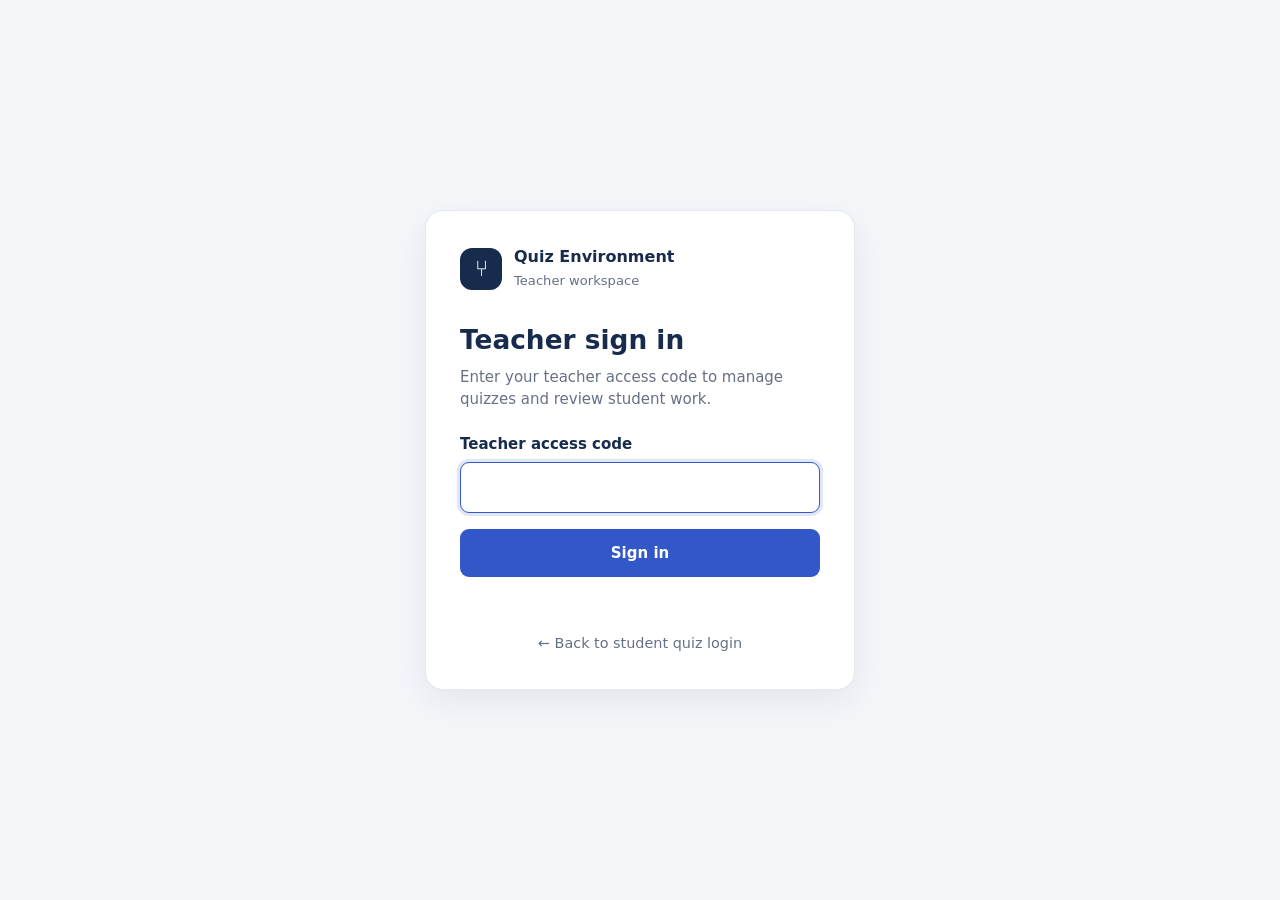
<file: teacher-dashboard.html>
<!DOCTYPE html>
<html lang="en">
<head>
  <meta charset="UTF-8">
  <meta name="viewport" content="width=device-width, initial-scale=1.0">
  <title>Teacher Dashboard | Quiz Environment</title>
  <link rel="icon" href="./favicon.ico" sizes="any">
  <style>
    :root { --ink:#172b4d; --muted:#667085; --line:#e3e8ef; --blue:#3157c8; --bg:#f4f6fa; --surface:#fff; --green:#16834a; }
    * { box-sizing:border-box; }
    body { margin:0; background:var(--bg); color:var(--ink); font:15px/1.5 system-ui,-apple-system,"Segoe UI",sans-serif; }
    header { background:#172b4d; color:#fff; padding:19px 24px; }
    .header-inner, main { width:min(1100px,calc(100% - 40px)); margin:0 auto; }
    .header-inner { display:flex; justify-content:space-between; align-items:center; gap:18px; }
    .brand { display:flex; align-items:center; gap:12px; }
    .mark { width:40px; height:40px; display:grid; place-items:center; border-radius:11px; background:#28436f; font-size:22px; }
    h1 { margin:0; font-size:1.15rem; }
    .subtitle { color:#c8d4e6; font-size:.85rem; }
    button { border:0; border-radius:8px; padding:10px 14px; font:inherit; font-weight:650; cursor:pointer; }
    button.secondary { background:#fff; color:#26364f; border:1px solid var(--line); }
    main { padding:34px 0 55px; }
    .welcome { margin-bottom:25px; }
    .mark img { width: 32px; height: 32px; object-fit: contain; display: block;}
    .eyebrow { color:var(--muted); font-size:.76rem; font-weight:750; letter-spacing:.09em; text-transform:uppercase; }
    h2 { margin:4px 0 5px; font-size:1.8rem; }
    .welcome p { margin:0; color:var(--muted); }
    .status { display:none; padding:12px 14px; border-radius:9px; margin:0 0 18px; }
    .status.show { display:block; }
    .status.error { color:#912018; background:#fff1f0; border:1px solid #f2c4c0; }
    .status.info { color:#1849a9; background:#eff6ff; border:1px solid #bfdbfe; }
    .status.success { color:#05603a; background:#ecfdf3; border:1px solid #a6f4c5; }
    .overview { display:grid; grid-template-columns:repeat(4,1fr); gap:13px; margin-bottom:25px; }
    .stat { background:var(--surface); border:1px solid var(--line); border-radius:12px; padding:17px 18px; }
    .stat .value { font-size:1.65rem; font-weight:750; line-height:1.2; margin-top:5px; }
    .stat .label { color:var(--muted); font-size:.84rem; }
    .section-title { margin:28px 0 13px; font-size:1.05rem; }
    .actions { display:grid; grid-template-columns:repeat(2,minmax(0,1fr)); gap:14px; }
    .action { display:flex; gap:15px; align-items:flex-start; padding:21px; background:var(--surface); border:1px solid var(--line); border-radius:13px; text-decoration:none; color:inherit; transition:transform .15s,border-color .15s,box-shadow .15s; }
    .action:hover { transform:translateY(-2px); border-color:#b8c7e8; box-shadow:0 7px 20px rgba(23,43,77,.07); }
    .action-icon { width:44px; height:44px; flex:0 0 44px; display:grid; place-items:center; border-radius:11px; background:#eef2ff; color:#3157c8; font-size:21px; }
    .action h3 { margin:0 0 4px; font-size:1rem; }
    .action p { margin:0; color:var(--muted); font-size:.88rem; }
    .action .arrow { margin-left:auto; color:#98a2b3; font-size:1.2rem; }
    .action.disabled { opacity:.58; cursor:not-allowed; background:#fafbfc; }
    .action.disabled:hover { transform:none; border-color:var(--line); box-shadow:none; }
    .active-bank { display:flex; justify-content:space-between; align-items:center; gap:18px; background:var(--surface); border:1px solid var(--line); border-radius:12px; padding:18px 20px; }
    .bank-name { font-weight:750; font-size:1.05rem; }
    .bank-note { color:var(--muted); font-size:.85rem; }
    .tag { display:inline-flex; align-items:center; gap:6px; color:#05603a; background:#ecfdf3; border-radius:999px; padding:5px 10px; font-size:.78rem; font-weight:700; white-space:nowrap; }
    .dot { width:7px; height:7px; background:#16a34a; border-radius:50%; }
    footer { color:var(--muted); font-size:.8rem; margin-top:28px; }
    @media(max-width:760px) { .overview { grid-template-columns:repeat(2,1fr); } .actions { grid-template-columns:1fr; } }
    @media(max-width:480px) { .header-inner { align-items:flex-start; flex-direction:column; } .active-bank { align-items:flex-start; flex-direction:column; } }
  </style>
</head>
<body>
  <header>
    <div class="header-inner">
      <div class="brand">
        <div class="mark" aria-hidden="true"><img src="icon.png" alt=""></div>
        <div><h1>Quiz Environment</h1><div class="subtitle">Teacher Dashboard</div></div>
      </div>
      <button class="secondary" id="logout-btn" type="button">Log out</button>
    </div>
  </header>
  <main>
    <section class="welcome">
      <h2>Welcome back</h2>
      <p>Manage your quiz, students, question sets, and assessment results.</p>
    </section>
    <div id="status-message" class="status" role="status" aria-live="polite"></div>

    <section class="overview" aria-label="Student overview">
      <div class="stat"><div class="label">Total students</div><div class="value" id="total-count">—</div></div>
      <div class="stat"><div class="label">Not started</div><div class="value" id="not-started-count">—</div></div>
      <div class="stat"><div class="label">In progress / waiting</div><div class="value" id="in-progress-count">—</div></div>
      <div class="stat"><div class="label">Completed</div><div class="value" id="complete-count">—</div></div>
    </section>

    <h3 class="section-title">Quiz administration</h3>
    <section class="actions">
      <a class="action" href="index.html">
        <div class="action-icon" aria-hidden="true">▶</div>
        <div><h3>Run and monitor quiz</h3><p>Open the assessment interface to monitor students and assign their next questions.</p></div>
        <span class="arrow" aria-hidden="true">›</span>
      </a>
      <a class="action" href="manage-quizzes.html">
        <div class="action-icon" aria-hidden="true">☷</div>
        <div><h3>Manage question sets</h3><p>Choose the question bank and create, edit, or disable questions.</p></div>
        <span class="arrow" aria-hidden="true">›</span>
      </a>
      <a class="action" href="addStudent.html">
        <div class="action-icon" aria-hidden="true">♙</div>
        <div><h3>Manage students</h3><p>Add students, generate access codes, and print student access cards.</p></div>
        <span class="arrow" aria-hidden="true">›</span>
      </a>
      <a class="action" href="student-results.html">
        <div class="action-icon" aria-hidden="true">▤</div>
        <div><h3>Student results</h3><p>Review completed quizzes, inspect submissions, and assign marks.</p></div>
        <span class="arrow" aria-hidden="true">›</span>
      </a>
    </section>

    <h3 class="section-title">Current question set</h3>
    <section class="active-bank">
      <div><div class="eyebrow">Selected question bank</div><div class="bank-name" id="active-quiz">Loading…</div><div class="bank-note" id="bank-note">Retrieving the current question set.</div></div>
      <span class="tag"><span class="dot"></span> Selected for students</span>
    </section>
    <footer>Only one quiz question bank is selected for the student environment at a time. Meaning all students will be taking the same quiz.</footer>
  </main>

  <script src="config.js"></script>
  <script>
    const $ = id => document.getElementById(id);
    const teacherToken = localStorage.getItem("assessmentTeacherToken") || "";

    function showStatus(message, type="info") {
      const el = $("status-message");
      el.textContent = message;
      el.className = `status show ${type}`;
    }
    async function api(action, data={}) {
      if (typeof API_URL === "undefined" || !API_URL) throw new Error("The Apps Script API URL is not configured in config.js.");
      const response = await fetch(API_URL, { method:"POST", body:JSON.stringify({ action, ...data }) });
      const result = await response.json();
      if (!result.ok) throw new Error(result.error || "The request could not be completed.");
      return result;
    }
    function updateCounts(students) {
      const count = status => students.filter(s => String(s.status || "not started").toLowerCase() === status).length;
      $("total-count").textContent = students.length;
      $("not-started-count").textContent = count("not started");
      $("in-progress-count").textContent = count("working") + count("waiting");
      $("complete-count").textContent = count("complete");
    }
    async function loadDashboard() {
      if (!teacherToken) { window.location.replace("teacher-login.html"); return; }
      try {
        const [dashboard, manager] = await Promise.all([
          api("teacherDashboard", { teacherToken }),
          api("quizManagerData", { teacherToken })
        ]);
        const students = dashboard.students || [];
        updateCounts(students);
        const active = manager.activeQuiz || "Q1";
        $("active-quiz").textContent = active;
        const total = (manager.questions || []).length;
        const enabled = (manager.questions || []).filter(q => String(q.enabled).toLowerCase() !== "false").length;
        $("bank-note").textContent = `${enabled} enabled question${enabled === 1 ? "" : "s"} out of ${total} total.`;
      } catch (error) {
        const message = error.message || "Unable to load the teacher dashboard.";
        showStatus(message, "error");
        if (/teacher session expired|teacher authorization/i.test(message)) {
          localStorage.removeItem("assessmentTeacherToken");
          window.location.replace("teacher-login.html");
        }
      }
    }
    $("logout-btn").addEventListener("click", () => {
      localStorage.removeItem("assessmentTeacherToken");
      window.location.replace("teacher-login.html");
    });
    loadDashboard();
  </script>
</body>
</html>
</file>
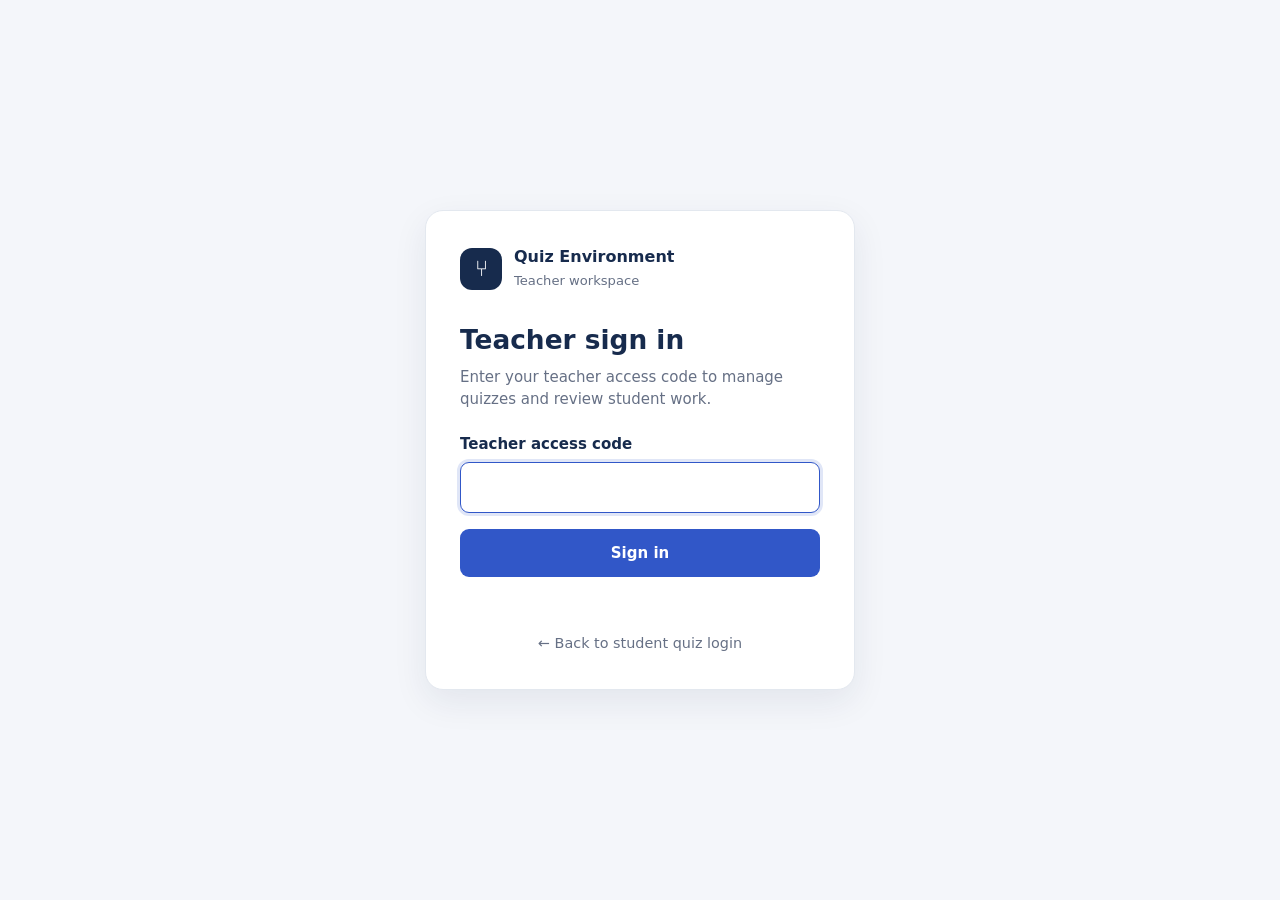
<file: teacher-login.html>
<!DOCTYPE html>
<html lang="en">
<head>
  <meta charset="UTF-8">
  <meta name="viewport" content="width=device-width, initial-scale=1.0">
  <title>Teacher Login | Quiz Environment</title>
  <link rel="icon" href="./favicon.ico" sizes="any">
  <style>
    :root { --ink:#172b4d; --muted:#667085; --line:#e3e8ef; --blue:#3157c8; --bg:#f4f6fa; }
    * { box-sizing:border-box; }
    body { margin:0; min-height:100vh; display:grid; place-items:center; padding:24px; background:var(--bg); color:var(--ink); font:15px/1.5 system-ui,-apple-system,"Segoe UI",sans-serif; }
    .panel { width:min(100%,430px); background:#fff; border:1px solid var(--line); border-radius:18px; padding:34px; box-shadow:0 12px 34px rgba(23,43,77,.08); }
    .brand { display:flex; align-items:center; gap:12px; margin-bottom:28px; }
    .mark { width:42px; height:42px; border-radius:12px; display:grid; place-items:center; background:#172b4d; color:#fff; font-size:22px; }
    .brand strong { display:block; font-size:1rem; }
    .brand span { color:var(--muted); font-size:.82rem; }
    h1 { margin:0 0 6px; font-size:1.65rem; }
    p { margin:0 0 22px; color:var(--muted); }
    label { display:block; margin-bottom:7px; font-weight:650; }
    input { width:100%; border:1px solid #c8d0dc; border-radius:9px; padding:13px 14px; font:inherit; }
    input:focus { outline:3px solid rgba(49,87,200,.15); border-color:var(--blue); }
    button { width:100%; margin-top:16px; border:0; border-radius:9px; padding:13px 16px; background:var(--blue); color:#fff; font:inherit; font-weight:700; cursor:pointer; }
    button:disabled { opacity:.6; cursor:wait; }
    .message { min-height:24px; margin-top:14px; color:#b42318; }
    .back { display:block; margin-top:18px; text-align:center; color:var(--muted); text-decoration:none; font-size:.9rem; }
  </style>
</head>
<body>
  <main class="panel">
    <div class="brand">
      <div class="mark" aria-hidden="true">⑂</div>
      <div><strong>Quiz Environment</strong><span>Teacher workspace</span></div>
    </div>
    <h1>Teacher sign in</h1>
    <p>Enter your teacher access code to manage quizzes and review student work.</p>
    <form id="login-form">
      <label for="teacher-code">Teacher access code</label>
      <input id="teacher-code" type="password" autocomplete="current-password" required autofocus>
      <button id="login-btn" type="submit">Sign in</button>
    </form>
    <div id="login-message" class="message" role="alert" aria-live="polite"></div>
    <a class="back" href="index.html">← Back to student quiz login</a>
  </main>
  <script src="config.js"></script>
  <script>
    const $ = id => document.getElementById(id);
    const form = $("login-form");
    form.addEventListener("submit", async event => {
      event.preventDefault();
      const button = $("login-btn");
      const message = $("login-message");
      button.disabled = true;
      button.textContent = "Signing in…";
      message.textContent = "";
      try {
        if (typeof API_URL === "undefined" || !API_URL) throw new Error("The Apps Script API URL is not configured in config.js.");
        const response = await fetch(API_URL, {
          method: "POST",
          body: JSON.stringify({ action:"login", code:$("teacher-code").value.trim() })
        });
        const result = await response.json();
        if (!result.ok) throw new Error(result.error || "Sign-in failed.");
        if (result.role !== "teacher" || !result.teacherToken) throw new Error("That access code does not have teacher permissions.");
        localStorage.setItem("assessmentTeacherToken", result.teacherToken);
        window.location.replace("teacher-dashboard.html");
      } catch (error) {
        message.textContent = error.message || "Unable to sign in. Please try again.";
      } finally {
        button.disabled = false;
        button.textContent = "Sign in";
      }
    });
  </script>
</body>
</html>
</file>
<file: style.css>
:root {
  --bg: #f4f6f8;
  --card: #ffffff;
  --text: #1f2937;
  --muted: #6b7280;
  --border: #d9dee5;
  --accent: #167017;
  --accent-dark: #2347c5;
  --danger: #b42318;
  --success: #16794c;
}

* { box-sizing: border-box; }

body {
  margin: 0;
  font-family: system-ui, -apple-system, BlinkMacSystemFont, "Segoe UI", sans-serif;
  background: var(--bg);
  color: var(--text);
}

button, input, textarea {
  font: inherit;
}

button {
  border: 0;
  border-radius: 8px;
  padding: 11px 18px;
  background: var(--accent);
  color: white;
  cursor: pointer;
  font-weight: 650;
}

button:hover { background: var(--accent-dark); }
button:disabled { opacity: .5; cursor: not-allowed; }

button.secondary {
  background: #e9edf3;
  color: var(--text);
}

button.secondary:hover { background: #dce2ea; }

.hidden { display: none !important; }

.topbar {
  background: #172b4d;
  color: white;
  padding: 18px 5vw;
  display: flex;
  justify-content: space-between;
  align-items: center;
}

.topbar h1 { margin: 0; font-size: 1.35rem; }
.topbar p { margin: 3px 0 0; }

main {
  max-width: 1400px;
  margin: 30px auto;
  padding: 0 24px;
}

.card {
  background: var(--card);
  border: 1px solid var(--border);
  border-radius: 12px;
  padding: 24px;
  box-shadow: 0 2px 8px rgba(0,0,0,.04);
}

.narrow {
  max-width: 480px;
  margin: 80px auto;
}

label {
  display: block;
  margin: 18px 0 7px;
  font-weight: 650;
}

input {
  width: 100%;
  border: 1px solid var(--border);
  border-radius: 8px;
  padding: 12px;
  margin-bottom: 14px;
}

.progress-row {
  display: flex;
  justify-content: space-between;
  margin-bottom: 12px;
  color: var(--muted);
  font-weight: 650;
}

.student-grid {
  display: grid;
  grid-template-columns: 0.9fr 1.1fr;
  gap: 20px;
}

.question-card, .editor-card {
  min-height: 620px;
}

.eyebrow {
  font-size: .75rem;
  letter-spacing: .12em;
  font-weight: 800;
  color: var(--accent);
}

.question-text {
  margin-top: 20px;
  line-height: 1.65;
  white-space: pre-wrap;
}

.starter-info {
  margin-top: 30px;
  border-left: 4px solid var(--accent);
  padding: 5px 0 5px 16px;
}

.editor-header {
  display: flex;
  justify-content: space-between;
  align-items: center;
}

#code-editor {
  width: 100%;
  min-height: 440px;
  resize: vertical;
  margin-top: 14px;
  padding: 16px;
  border: 1px solid #202938;
  border-radius: 8px;
  background: #111827;
  color: #f9fafb;
  font-family: Consolas, Monaco, "Courier New", monospace;
  font-size: 14px;
  line-height: 1.5;
}

.editor-actions {
  display: flex;
  justify-content: flex-end;
  gap: 10px;
  margin-top: 14px;
}

.test-results {
  margin-top: 18px;
  background: #f8fafc;
  border: 1px solid var(--border);
  border-radius: 8px;
  padding: 14px;
  min-height: 80px;
  white-space: pre-wrap;
}

.error { color: var(--danger); min-height: 20px; }
.muted { color: var(--muted); }

.success-icon {
  width: 50px;
  height: 50px;
  display: grid;
  place-items: center;
  border-radius: 50%;
  background: #e5f5ed;
  color: var(--success);
  font-size: 28px;
  font-weight: 800;
}

.teacher-header, .detail-header {
  display: flex;
  justify-content: space-between;
  align-items: center;
  margin-bottom: 18px;
}

table {
  width: 100%;
  border-collapse: collapse;
}

th, td {
  padding: 13px;
  border-bottom: 1px solid var(--border);
  text-align: left;
}

th { color: var(--muted); font-size: .85rem; }

.status-pill {
  display: inline-block;
  padding: 4px 9px;
  border-radius: 99px;
  background: #edf1f7;
  font-size: .82rem;
}

.code-display {
  background: #111827;
  color: #f9fafb;
  padding: 18px;
  border-radius: 8px;
  overflow: auto;
  min-height: 180px;
}

.next-options {
  display: flex;
  flex-wrap: wrap;
  gap: 10px;
}

.next-options button {
  min-width: 100px;
}

.history-row {
  padding: 10px 0;
  border-bottom: 1px solid var(--border);
}

@media (max-width: 900px) {
  .student-grid { grid-template-columns: 1fr; }
  .question-card, .editor-card { min-height: auto; }
}

.status-pill { font-weight: 700; border: 1px solid transparent; }
.status-pill.status-waiting { background: #fff0bf; color: #7a4a00; border-color: #e9c46a; }
.status-pill.status-working { background: #dbeafe; color: #1e40af; border-color: #93c5fd; }
.status-pill.status-complete { background: #d1fae5; color: #065f46; border-color: #6ee7b7; }

/* Hide CodeMirror line numbers */
.cm-lineNumbers {
  display: none !important;
}

.cm-gutters {
  display: none !important;
}
/* CodeMirror replaces the textarea visually but preserves its value through our JS helpers. */
.editor-card .CodeMirror { height: 440px; min-height: 440px; margin-top: 14px; border: 1px solid #202938; border-radius: 8px; font-family: Consolas, Monaco, "Courier New", monospace; font-size: 14px; line-height: 1.5; }
.editor-card .CodeMirror-scroll { min-height: 440px; }
.editor-card .CodeMirror-focused { outline: 2px solid #80aaff; outline-offset: 1px; }

/* Explicitly keep CodeMirror's line-number gutter alongside the code. */
.editor-card .CodeMirror { position: relative; overflow: hidden; }
.editor-card .CodeMirror-scroll { position: relative; overflow: scroll !important; }
.editor-card .CodeMirror-gutters { position: absolute; left: 0; top: 0; min-height: 100%; border-right: 1px solid #374151; background: #111827; }
.editor-card .CodeMirror-linenumbers { display: none !important; }
.editor-card .CodeMirror-linenumber { position: absolute; left: 0; right: 0; text-align: right; padding: 0 5px 0 0; color: #9ca3af; white-space: nowrap; }
.editor-card .CodeMirror-lines { padding: 8px 0; }
.editor-card .CodeMirror pre.CodeMirror-line,
.editor-card .CodeMirror pre.CodeMirror-line-like { padding: 0 4px; border: 0; margin: 0; background: transparent; }

#written-response {
  width: 100%;
  min-height: 400px;
  box-sizing: border-box;
  padding: 14px;
  resize: vertical;
  font-family: inherit;
  font-size: 15px;
  line-height: 1.6;
  color: #e5e7eb;
  background: #202b38;
  border: 1px solid #465568;
  border-radius: 8px;
}

#written-response:focus {
  outline: 2px solid #648fca;
  border-color: transparent;
}

#written-response:disabled {
  opacity: 0.7;
  cursor: not-allowed;
}

.completion-card {
  text-align: center;
  padding: 50px 30px;
  margin: 40px auto;
}

.completion-card.completed {
  background: linear-gradient(135deg, #e8f8ee, #d2f2df);
  border: 2px solid #72c995;
  padding: 65px 35px;
}

.completion-card.completed .success-icon {
  font-size: 64px;
  margin-bottom: 20px;
}

.completion-card.completed h2 {
  font-size: 30px;
  color: #176b3a;
  margin-bottom: 18px;
}

.completion-card.completed p {
  font-size: 18px;
  color: #285b3c;
  line-height: 1.6;
}


/* Student question pathway flowchart */

.pathway-container {
  width: 100%;
  overflow-x: auto;
  overflow-y: hidden;
  margin-top: 15px;
  padding: 15px 0;
  border: 1px solid var(--border, #ddd);
  border-radius: 8px;
  background: var(--card-bg, #fff);
}

.pathway-svg {
  display: block;
  max-width: none;
  height: auto;
}

.pathway-edge {
  fill: none;
  stroke: #9ca3af;
  stroke-width: 2;
}

.pathway-node {
  stroke-width: 2;
}

.pathway-node.completed {
  fill: #dcfce7;
  stroke: #16a34a;
}

.pathway-node.current {
  fill: #fef3c7;
  stroke: #d97706;
}

.pathway-node.incomplete {
  fill: #f3f4f6;
  stroke: #9ca3af;
}

.pathway-node-text {
  font-family: Arial, sans-serif;
  font-size: 14px;
  font-weight: bold;
  fill: #1f2937;
  text-anchor: middle;
}

.pathway-status-text {
  font-family: Arial, sans-serif;
  font-size: 11px;
  fill: #4b5563;
  text-anchor: middle;
}

.pathway-legend {
  display: flex;
  flex-wrap: wrap;
  gap: 18px;
  margin-top: 12px;
  font-size: 13px;
}

.pathway-legend-item {
  display: flex;
  align-items: center;
  gap: 6px;
}

.pathway-legend-colour {
  width: 13px;
  height: 13px;
  border-radius: 3px;
  border: 1px solid #888;
}

.pathway-legend-colour.completed {
  background: #dcfce7;
  border-color: #16a34a;
}

.pathway-legend-colour.current {
  background: #fef3c7;
  border-color: #d97706;
}

.pathway-legend-colour.incomplete {
  background: #f3f4f6;
  border-color: #9ca3af;
}

.pathway-controls {
  margin-top: 20px;
  padding-top: 15px;
  border-top: 1px solid var(--border, #ddd);
}
</file>
